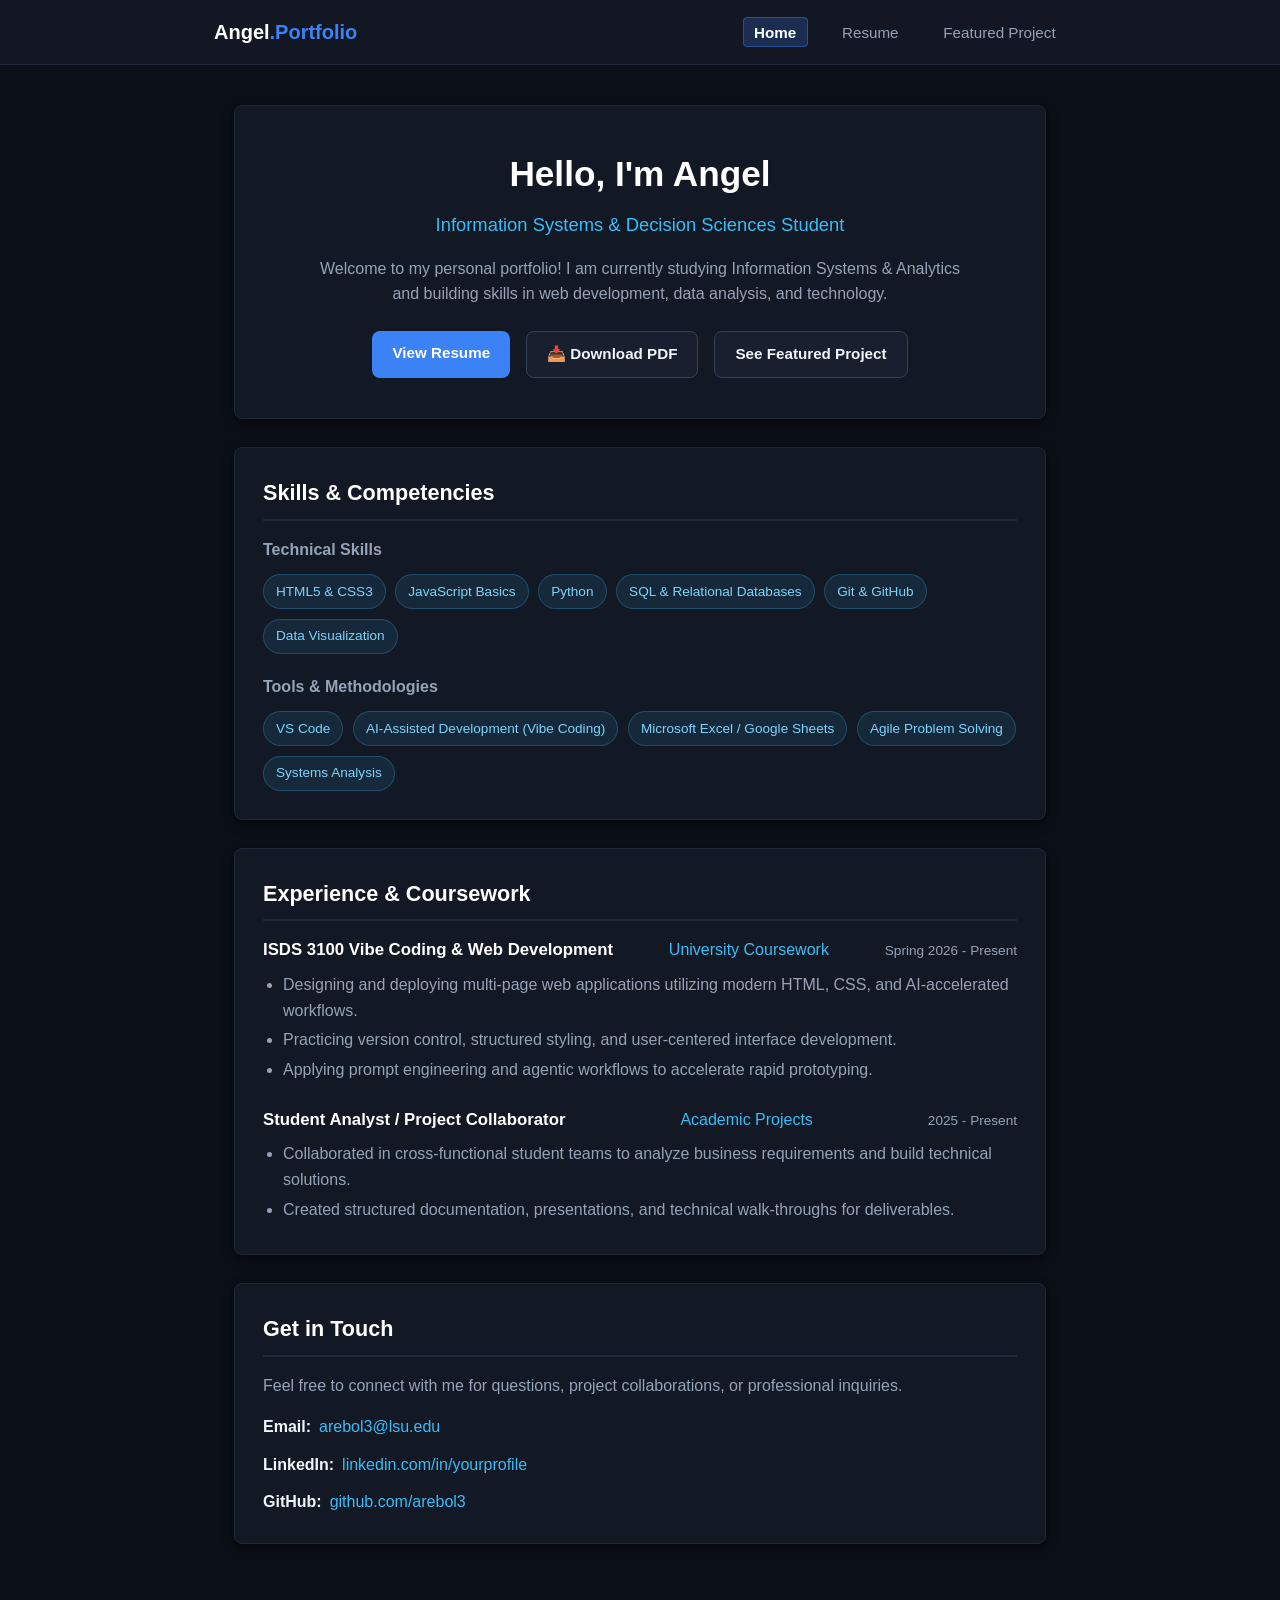
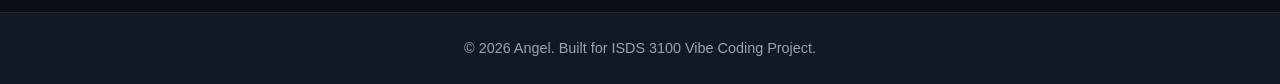
<file: index.html>
<!DOCTYPE html>
<html lang="en">
<head>
  <meta charset="UTF-8">
  <meta name="viewport" content="width=device-width, initial-scale=1.0">
  <title>Angel | Portfolio - ISDS 3100</title>
  <link rel="stylesheet" href="styles.css">
</head>
<body>

  <!-- Navigation Header -->
  <header>
    <div class="nav-container">
      <a href="index.html" class="brand">Angel<span>.Portfolio</span></a>
      <nav>
        <ul>
          <li><a href="index.html" class="active">Home</a></li>
          <li><a href="resume.html">Resume</a></li>
          <li><a href="project.html">Featured Project</a></li>
        </ul>
      </nav>
    </div>
  </header>

  <!-- Main Content -->
  <main>

    <!-- 1. Profile Section -->
    <section class="card hero" id="profile">
      <h1>Hello, I'm Angel</h1>
      <p class="subtitle">Information Systems &amp; Decision Sciences Student</p>
      <p>
        Welcome to my personal portfolio! I am currently studying Information Systems & Analytics and building skills in web development, data analysis, and technology.
      </p>
      <div class="btn-group">
        <a href="resume.html" class="btn btn-primary">View Resume</a>
        <a href="resume.pdf" download="Angel_Resume.pdf" class="btn btn-outline">📥 Download PDF</a>
        <a href="project.html" class="btn btn-outline">See Featured Project</a>
      </div>
    </section>

    <!-- 2. Skills Section -->
    <section class="card" id="skills">
      <h2 class="section-title">Skills &amp; Competencies</h2>
      
      <h3 style="font-size: 1rem; color: var(--text-muted); margin-top: 1rem;">Technical Skills</h3>
      <div class="skills-grid">
        <span class="skill-tag">HTML5 &amp; CSS3</span>
        <span class="skill-tag">JavaScript Basics</span>
        <span class="skill-tag">Python</span>
        <span class="skill-tag">SQL &amp; Relational Databases</span>
        <span class="skill-tag">Git &amp; GitHub</span>
        <span class="skill-tag">Data Visualization</span>
      </div>

      <h3 style="font-size: 1rem; color: var(--text-muted); margin-top: 1.25rem;">Tools &amp; Methodologies</h3>
      <div class="skills-grid">
        <span class="skill-tag">VS Code</span>
        <span class="skill-tag">AI-Assisted Development (Vibe Coding)</span>
        <span class="skill-tag">Microsoft Excel / Google Sheets</span>
        <span class="skill-tag">Agile Problem Solving</span>
        <span class="skill-tag">Systems Analysis</span>
      </div>
    </section>

    <!-- 3. Experience Section -->
    <section class="card" id="experience">
      <h2 class="section-title">Experience &amp; Coursework</h2>

      <div class="experience-item">
        <div class="item-header">
          <span class="item-title">ISDS 3100 Vibe Coding &amp; Web Development</span>
          <span class="item-company">University Coursework</span>
          <span class="item-date">Spring 2026 - Present</span>
        </div>
        <ul class="item-description">
          <li>Designing and deploying multi-page web applications utilizing modern HTML, CSS, and AI-accelerated workflows.</li>
          <li>Practicing version control, structured styling, and user-centered interface development.</li>
          <li>Applying prompt engineering and agentic workflows to accelerate rapid prototyping.</li>
        </ul>
      </div>

      <div class="experience-item">
        <div class="item-header">
          <span class="item-title">Student Analyst / Project Collaborator</span>
          <span class="item-company">Academic Projects</span>
          <span class="item-date">2025 - Present</span>
        </div>
        <ul class="item-description">
          <li>Collaborated in cross-functional student teams to analyze business requirements and build technical solutions.</li>
          <li>Created structured documentation, presentations, and technical walk-throughs for deliverables.</li>
        </ul>
      </div>
    </section>

    <!-- 4. Contact Section -->
    <section class="card" id="contact">
      <h2 class="section-title">Get in Touch</h2>
      <p style="color: var(--text-muted); margin-bottom: 1rem;">
        Feel free to connect with me for questions, project collaborations, or professional inquiries.
      </p>
      <ul class="contact-list">
        <li>
          <strong>Email:</strong>
          <a href="mailto:arebol3@lsu.edu">arebol3@lsu.edu</a>
        </li>
        <li>
          <strong>LinkedIn:</strong>
          <a href="https://linkedin.com" target="_blank" rel="noopener noreferrer">linkedin.com/in/yourprofile</a>
        </li>
        <li>
          <strong>GitHub:</strong>
          <a href="https://github.com/arebol3" target="_blank" rel="noopener noreferrer">github.com/arebol3</a>
        </li>
      </ul>
    </section>

  </main>

  <!-- Footer -->
  <footer>
    <p>&copy; 2026 Angel. Built for ISDS 3100 Vibe Coding Project.</p>
  </footer>

</body>
</html>
</file>
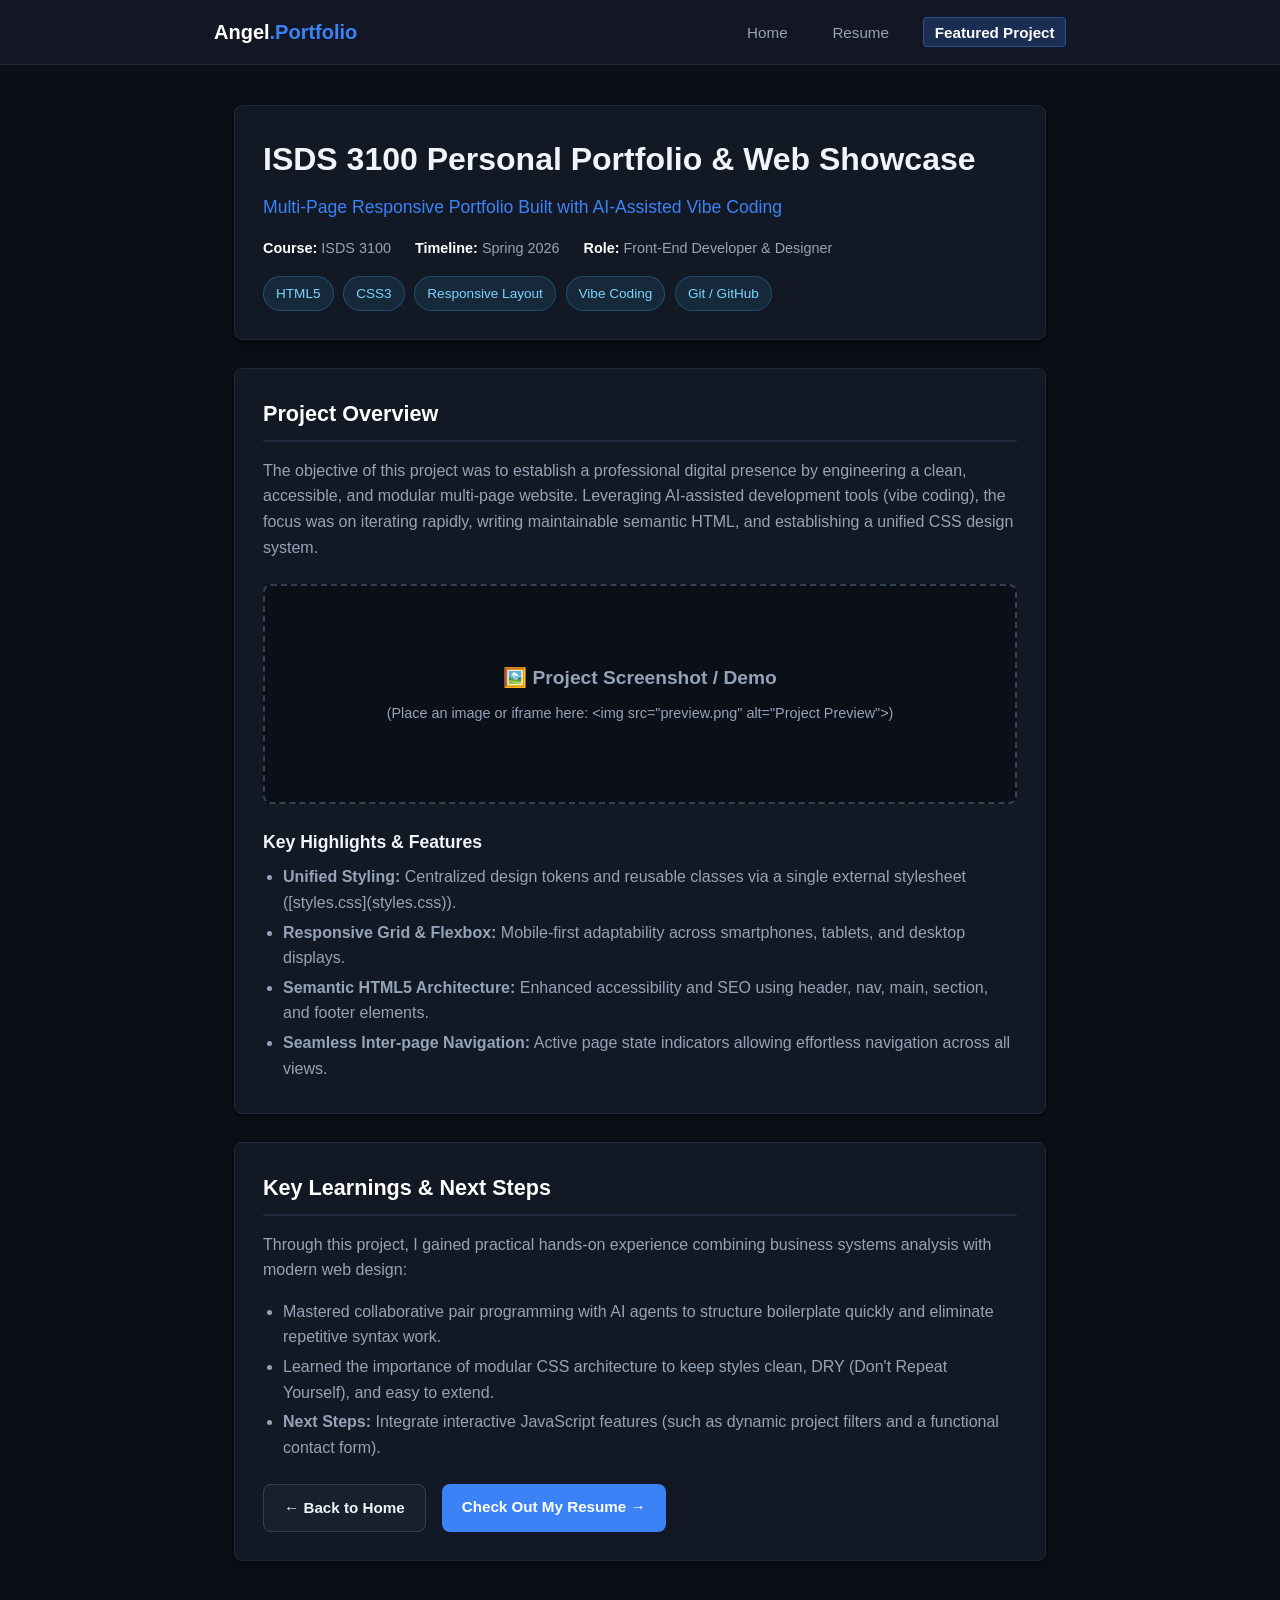
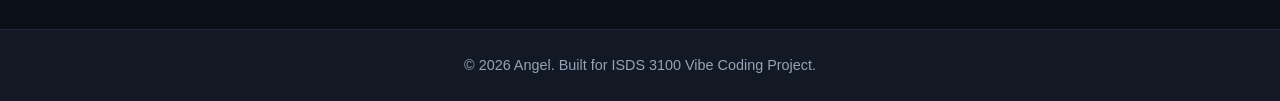
<file: project.html>
<!DOCTYPE html>
<html lang="en">
<head>
  <meta charset="UTF-8">
  <meta name="viewport" content="width=device-width, initial-scale=1.0">
  <title>Featured Project | Angel - ISDS 3100</title>
  <link rel="stylesheet" href="styles.css">
</head>
<body>

  <!-- Navigation Header -->
  <header>
    <div class="nav-container">
      <a href="index.html" class="brand">Angel<span>.Portfolio</span></a>
      <nav>
        <ul>
          <li><a href="index.html">Home</a></li>
          <li><a href="resume.html">Resume</a></li>
          <li><a href="project.html" class="active">Featured Project</a></li>
        </ul>
      </nav>
    </div>
  </header>

  <!-- Main Content -->
  <main>

    <!-- Project Header Card -->
    <section class="card">
      <h1 style="font-size: 2rem; color: var(--text-main); margin-bottom: 0.5rem;">ISDS 3100 Personal Portfolio &amp; Web Showcase</h1>
      <p style="color: var(--primary-color); font-weight: 500; font-size: 1.1rem;">
        Multi-Page Responsive Portfolio Built with AI-Assisted Vibe Coding
      </p>

      <div class="project-meta">
        <div class="project-meta-item">
          <strong>Course:</strong> ISDS 3100
        </div>
        <div class="project-meta-item">
          <strong>Timeline:</strong> Spring 2026
        </div>
        <div class="project-meta-item">
          <strong>Role:</strong> Front-End Developer &amp; Designer
        </div>
      </div>

      <div class="skills-grid" style="margin-top: 1rem;">
        <span class="skill-tag">HTML5</span>
        <span class="skill-tag">CSS3</span>
        <span class="skill-tag">Responsive Layout</span>
        <span class="skill-tag">Vibe Coding</span>
        <span class="skill-tag">Git / GitHub</span>
      </div>
    </section>

    <!-- Project Overview & Objectives -->
    <section class="card">
      <h2 class="section-title">Project Overview</h2>
      <p style="color: var(--text-muted); margin-bottom: 1rem;">
        The objective of this project was to establish a professional digital presence by engineering a clean, 
        accessible, and modular multi-page website. Leveraging AI-assisted development tools (vibe coding), 
        the focus was on iterating rapidly, writing maintainable semantic HTML, and establishing a unified CSS design system.
      </p>

      <!-- Visual Preview Placeholder -->
      <div class="project-preview-box">
        <div>
          <p style="font-size: 1.2rem; font-weight: 600; margin-bottom: 0.5rem;">🖼️ Project Screenshot / Demo</p>
          <p style="font-size: 0.9rem;">(Place an image or iframe here: &lt;img src="preview.png" alt="Project Preview"&gt;)</p>
        </div>
      </div>

      <h3 style="font-size: 1.1rem; color: var(--text-main); margin-top: 1.5rem; margin-bottom: 0.5rem;">Key Highlights &amp; Features</h3>
      <ul class="item-description">
        <li><strong>Unified Styling:</strong> Centralized design tokens and reusable classes via a single external stylesheet ([styles.css](styles.css)).</li>
        <li><strong>Responsive Grid &amp; Flexbox:</strong> Mobile-first adaptability across smartphones, tablets, and desktop displays.</li>
        <li><strong>Semantic HTML5 Architecture:</strong> Enhanced accessibility and SEO using header, nav, main, section, and footer elements.</li>
        <li><strong>Seamless Inter-page Navigation:</strong> Active page state indicators allowing effortless navigation across all views.</li>
      </ul>
    </section>

    <!-- Project Takeaways Card -->
    <section class="card">
      <h2 class="section-title">Key Learnings &amp; Next Steps</h2>
      <p style="color: var(--text-muted); margin-bottom: 1rem;">
        Through this project, I gained practical hands-on experience combining business systems analysis with modern web design:
      </p>
      <ul class="item-description" style="margin-bottom: 1.5rem;">
        <li>Mastered collaborative pair programming with AI agents to structure boilerplate quickly and eliminate repetitive syntax work.</li>
        <li>Learned the importance of modular CSS architecture to keep styles clean, DRY (Don't Repeat Yourself), and easy to extend.</li>
        <li><strong>Next Steps:</strong> Integrate interactive JavaScript features (such as dynamic project filters and a functional contact form).</li>
      </ul>

      <div class="btn-group" style="justify-content: flex-start;">
        <a href="index.html" class="btn btn-outline">&larr; Back to Home</a>
        <a href="resume.html" class="btn btn-primary">Check Out My Resume &rarr;</a>
      </div>
    </section>

  </main>

  <!-- Footer -->
  <footer>
    <p>&copy; 2026 Angel. Built for ISDS 3100 Vibe Coding Project.</p>
  </footer>

</body>
</html>
</file>
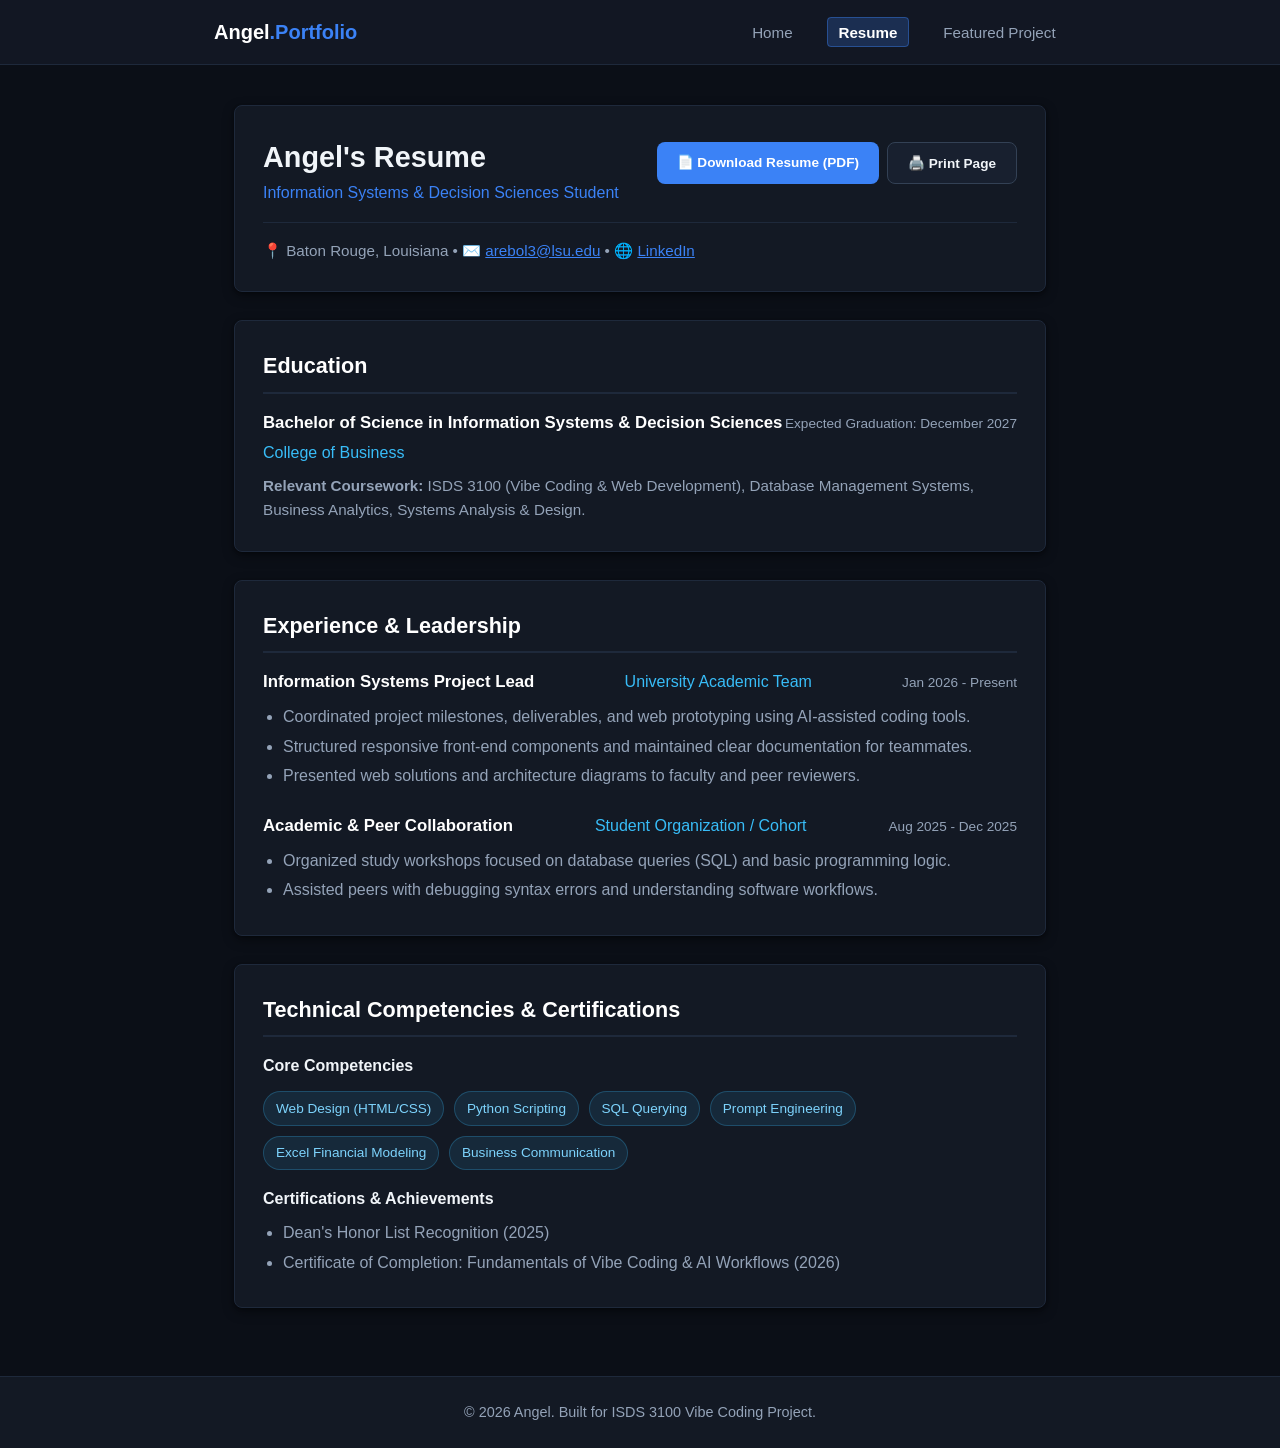
<file: resume.html>
<!DOCTYPE html>
<html lang="en">
<head>
  <meta charset="UTF-8">
  <meta name="viewport" content="width=device-width, initial-scale=1.0">
  <title>Resume | Angel - ISDS 3100</title>
  <link rel="stylesheet" href="styles.css">
</head>
<body>

  <!-- Navigation Header -->
  <header>
    <div class="nav-container">
      <a href="index.html" class="brand">Angel<span>.Portfolio</span></a>
      <nav>
        <ul>
          <li><a href="index.html">Home</a></li>
          <li><a href="resume.html" class="active">Resume</a></li>
          <li><a href="project.html">Featured Project</a></li>
        </ul>
      </nav>
    </div>
  </header>

  <!-- Main Content -->
  <main>

    <!-- Resume Header Card -->
    <section class="card">
      <div class="item-header" style="border-bottom: 1px solid var(--border-color); padding-bottom: 1rem; margin-bottom: 1rem;">
        <div>
          <h1 style="font-size: 1.8rem; color: var(--text-main);">Angel's Resume</h1>
          <p style="color: var(--primary-color); font-weight: 500;">Information Systems &amp; Decision Sciences Student</p>
        </div>
        <div style="display: flex; gap: 0.5rem; flex-wrap: wrap;">
          <a href="resume.pdf" download="Angel_Resume.pdf" class="btn btn-primary" style="font-size: 0.85rem;">📄 Download Resume (PDF)</a>
          <button onclick="window.print()" class="btn btn-outline" style="font-size: 0.85rem;">🖨️ Print Page</button>
        </div>
      </div>
      <p style="color: var(--text-muted); font-size: 0.95rem;">
        📍 Baton Rouge, Louisiana &bull; ✉️ <a href="mailto:arebol3@lsu.edu" style="color: var(--primary-color);">arebol3@lsu.edu</a> &bull; 🌐 <a href="https://linkedin.com/in/yourprofile" target="_blank" rel="noopener noreferrer" style="color: var(--primary-color);">LinkedIn</a>
      </p>
    </section>

    <!-- Education Section -->
    <section class="card">
      <h2 class="section-title">Education</h2>
      
      <div class="resume-section-item">
        <div class="item-header">
          <span class="item-title">Bachelor of Science in Information Systems &amp; Decision Sciences</span>
          <span class="item-date">Expected Graduation: December 2027</span>
        </div>
        <p class="item-company" style="margin-bottom: 0.5rem;">College of Business</p>
        <p style="color: var(--text-muted); font-size: 0.95rem;">
          <strong>Relevant Coursework:</strong> ISDS 3100 (Vibe Coding &amp; Web Development), Database Management Systems, Business Analytics, Systems Analysis &amp; Design.
        </p>
      </div>
    </section>

    <!-- Experience Section -->
    <section class="card">
      <h2 class="section-title">Experience &amp; Leadership</h2>

      <div class="resume-section-item">
        <div class="item-header">
          <span class="item-title">Information Systems Project Lead</span>
          <span class="item-company">University Academic Team</span>
          <span class="item-date">Jan 2026 - Present</span>
        </div>
        <ul class="item-description">
          <li>Coordinated project milestones, deliverables, and web prototyping using AI-assisted coding tools.</li>
          <li>Structured responsive front-end components and maintained clear documentation for teammates.</li>
          <li>Presented web solutions and architecture diagrams to faculty and peer reviewers.</li>
        </ul>
      </div>

      <div class="resume-section-item">
        <div class="item-header">
          <span class="item-title">Academic &amp; Peer Collaboration</span>
          <span class="item-company">Student Organization / Cohort</span>
          <span class="item-date">Aug 2025 - Dec 2025</span>
        </div>
        <ul class="item-description">
          <li>Organized study workshops focused on database queries (SQL) and basic programming logic.</li>
          <li>Assisted peers with debugging syntax errors and understanding software workflows.</li>
        </ul>
      </div>
    </section>

    <!-- Skills & Certifications Section -->
    <section class="card">
      <h2 class="section-title">Technical Competencies &amp; Certifications</h2>

      <div style="margin-bottom: 1rem;">
        <h3 style="font-size: 1rem; color: var(--text-main); margin-bottom: 0.5rem;">Core Competencies</h3>
        <div class="skills-grid">
          <span class="skill-tag">Web Design (HTML/CSS)</span>
          <span class="skill-tag">Python Scripting</span>
          <span class="skill-tag">SQL Querying</span>
          <span class="skill-tag">Prompt Engineering</span>
          <span class="skill-tag">Excel Financial Modeling</span>
          <span class="skill-tag">Business Communication</span>
        </div>
      </div>

      <div>
        <h3 style="font-size: 1rem; color: var(--text-main); margin-bottom: 0.5rem;">Certifications &amp; Achievements</h3>
        <ul class="item-description">
          <li>Dean's Honor List Recognition (2025)</li>
          <li>Certificate of Completion: Fundamentals of Vibe Coding &amp; AI Workflows (2026)</li>
        </ul>
      </div>
    </section>

  </main>

  <!-- Footer -->
  <footer>
    <p>&copy; 2026 Angel. Built for ISDS 3100 Vibe Coding Project.</p>
  </footer>

</body>
</html>
</file>
<file: styles.css>
/* ==========================================================================
   Base Styles & Design Tokens (Modern Dark Theme - Slate & Tech Blue)
   ========================================================================== */
:root {
  --primary-color: #3b82f6;          /* Modern Tech Blue (Not Gold) */
  --primary-hover: #2563eb;
  --accent-cyan: #38bdf8;
  --bg-color: #0b0f17;               /* Deep Clean Black / Dark Slate */
  --surface-color: #131924;          /* Sleek Dark Card */
  --surface-hover: #172030;
  --text-main: #f1f5f9;              /* Crisp White */
  --text-muted: #94a3b8;             /* Slate Gray */
  --border-color: #1e293b;           /* Subtle Charcoal Border */
  --card-shadow: 0 4px 12px rgba(0, 0, 0, 0.4), 0 1px 3px rgba(0, 0, 0, 0.3);
  --card-shadow-hover: 0 10px 20px rgba(0, 0, 0, 0.6), 0 3px 6px rgba(0, 0, 0, 0.4);
  --radius: 8px;
  --font-family: -apple-system, BlinkMacSystemFont, "Segoe UI", Roboto, Helvetica, Arial, sans-serif;
}

* {
  box-sizing: border-box;
  margin: 0;
  padding: 0;
}

body {
  font-family: var(--font-family);
  background-color: var(--bg-color);
  color: var(--text-main);
  line-height: 1.6;
  min-height: 100vh;
  display: flex;
  flex-direction: column;
}

/* ==========================================================================
   Header & Navigation
   ========================================================================== */
header {
  background-color: rgba(19, 25, 36, 0.95);
  backdrop-filter: blur(10px);
  -webkit-backdrop-filter: blur(10px);
  border-bottom: 1px solid var(--border-color);
  position: sticky;
  top: 0;
  z-index: 10;
}

.nav-container {
  max-width: 900px;
  margin: 0 auto;
  padding: 1rem 1.5rem;
  display: flex;
  justify-content: space-between;
  align-items: center;
}

.brand {
  font-size: 1.25rem;
  font-weight: 700;
  color: #ffffff;
  text-decoration: none;
}

.brand span {
  color: var(--primary-color);
}

nav ul {
  list-style: none;
  display: flex;
  gap: 1.5rem;
}

nav a {
  text-decoration: none;
  color: var(--text-muted);
  font-weight: 500;
  font-size: 0.95rem;
  padding: 0.35rem 0.65rem;
  border-radius: 4px;
  transition: color 0.2s ease, background-color 0.2s ease, border-color 0.2s ease;
}

nav a:hover {
  color: #ffffff;
  background-color: rgba(59, 130, 246, 0.12);
}

nav a.active {
  color: #ffffff;
  font-weight: 600;
  background-color: rgba(59, 130, 246, 0.22);
  border: 1px solid rgba(59, 130, 246, 0.4);
}

/* ==========================================================================
   Layout Containers & Cards
   ========================================================================== */
main {
  flex: 1;
  max-width: 860px;
  width: 100%;
  margin: 2.5rem auto;
  padding: 0 1.5rem;
}

.card {
  background-color: var(--surface-color);
  border: 1px solid var(--border-color);
  border-radius: var(--radius);
  padding: 1.75rem;
  margin-bottom: 1.75rem;
  box-shadow: var(--card-shadow);
  transition: transform 0.2s ease, box-shadow 0.2s ease, border-color 0.2s ease;
}

.card:hover {
  transform: translateY(-2px);
  box-shadow: var(--card-shadow-hover);
  border-color: #334155;
}

.section-title {
  font-size: 1.35rem;
  font-weight: 700;
  color: #ffffff;
  margin-bottom: 1rem;
  border-bottom: 2px solid var(--border-color);
  padding-bottom: 0.5rem;
}

/* ==========================================================================
   Hero / Profile Section
   ========================================================================== */
.hero {
  text-align: center;
  padding: 2.5rem 1.5rem;
}

.hero h1 {
  font-size: 2.2rem;
  margin-bottom: 0.5rem;
  color: #ffffff;
}

.hero .subtitle {
  font-size: 1.15rem;
  color: var(--accent-cyan);
  font-weight: 500;
  margin-bottom: 1rem;
}

.hero p {
  color: var(--text-muted);
  max-width: 650px;
  margin: 0 auto 1.5rem auto;
}

.btn-group {
  display: flex;
  justify-content: center;
  gap: 1rem;
  flex-wrap: wrap;
}

.btn {
  display: inline-block;
  padding: 0.65rem 1.25rem;
  font-size: 0.95rem;
  font-weight: 600;
  border-radius: var(--radius);
  text-decoration: none;
  transition: all 0.2s ease;
  cursor: pointer;
  border: none;
}

.btn-primary {
  background-color: var(--primary-color);
  color: #ffffff;
}

.btn-primary:hover {
  background-color: var(--primary-hover);
}

.btn-outline {
  border: 1px solid #334155;
  background-color: rgba(30, 41, 59, 0.5);
  color: #f1f5f9;
}

.btn-outline:hover {
  background-color: #1e293b;
  border-color: #475569;
}

/* ==========================================================================
   Skills Badges (Clean Slate & Blue)
   ========================================================================== */
.skills-grid {
  display: flex;
  flex-wrap: wrap;
  gap: 0.6rem;
  margin-top: 0.75rem;
}

.skill-tag {
  background-color: rgba(56, 189, 248, 0.1);
  color: #7dd3fc;
  padding: 0.35rem 0.75rem;
  border-radius: 9999px;
  font-size: 0.85rem;
  font-weight: 500;
  border: 1px solid rgba(56, 189, 248, 0.25);
  transition: background-color 0.2s ease, border-color 0.2s ease;
}

.skill-tag:hover {
  background-color: rgba(56, 189, 248, 0.18);
  border-color: rgba(56, 189, 248, 0.4);
}

/* ==========================================================================
   Experience & Resume Timeline Items
   ========================================================================== */
.experience-item,
.resume-section-item {
  margin-bottom: 1.5rem;
}

.experience-item:last-child,
.resume-section-item:last-child {
  margin-bottom: 0;
}

.item-header {
  display: flex;
  justify-content: space-between;
  align-items: baseline;
  flex-wrap: wrap;
  margin-bottom: 0.25rem;
}

.item-title {
  font-size: 1.05rem;
  font-weight: 600;
  color: #ffffff;
}

.item-company {
  font-weight: 500;
  color: var(--accent-cyan);
}

.item-date {
  font-size: 0.85rem;
  color: var(--text-muted);
}

.item-description {
  margin-top: 0.5rem;
  padding-left: 1.25rem;
  color: var(--text-muted);
}

.item-description li {
  margin-bottom: 0.25rem;
}

/* ==========================================================================
   Contact Section
   ========================================================================== */
.contact-list {
  list-style: none;
  display: flex;
  flex-direction: column;
  gap: 0.75rem;
}

.contact-list li {
  display: flex;
  align-items: center;
  gap: 0.5rem;
  color: var(--text-main);
}

.contact-list a {
  color: var(--accent-cyan);
  text-decoration: none;
}

.contact-list a:hover {
  text-decoration: underline;
}

/* ==========================================================================
   Project Detail Styles
   ========================================================================== */
.project-meta {
  display: flex;
  gap: 1.5rem;
  margin: 1rem 0;
  flex-wrap: wrap;
  color: var(--text-muted);
  font-size: 0.9rem;
}

.project-meta-item strong {
  color: #ffffff;
}

.project-preview-box {
  background-color: #0b0f17;
  border: 2px dashed #334155;
  border-radius: var(--radius);
  height: 220px;
  display: flex;
  align-items: center;
  justify-content: center;
  color: var(--text-muted);
  margin: 1.5rem 0;
  text-align: center;
  padding: 1rem;
}

/* ==========================================================================
   Footer
   ========================================================================== */
footer {
  background-color: #131924;
  border-top: 1px solid var(--border-color);
  text-align: center;
  padding: 1.5rem;
  color: var(--text-muted);
  font-size: 0.9rem;
  margin-top: auto;
}

/* ==========================================================================
   Responsive Adjustments
   ========================================================================== */
@media (max-width: 600px) {
  .nav-container {
    flex-direction: column;
    gap: 1rem;
  }

  nav ul {
    flex-direction: column;
    gap: 0.75rem;
  }

  .hero h1 {
    font-size: 1.8rem;
  }

  main {
    margin: 1.5rem auto;
    padding: 0 1rem;
  }

  .item-header {
    flex-direction: column;
    align-items: flex-start;
  }
}

/* ==========================================================================
   Print Mode (Allows resume.html to print on clean white paper)
   ========================================================================== */
@media print {
  body {
    background-color: #ffffff !important;
    background-image: none !important;
    color: #000000 !important;
  }

  .card {
    background-color: #ffffff !important;
    border: none !important;
    box-shadow: none !important;
    color: #000000 !important;
    padding: 0 !important;
    margin-bottom: 1.5rem !important;
  }

  header, footer, .btn, .btn-group {
    display: none !important;
  }

  .section-title {
    color: #000000 !important;
    border-bottom: 2px solid #000000 !important;
  }

  .item-title, .item-company, h1, h2, h3, strong {
    color: #000000 !important;
  }

  .item-description, p, .item-date {
    color: #333333 !important;
  }
}
</file>
